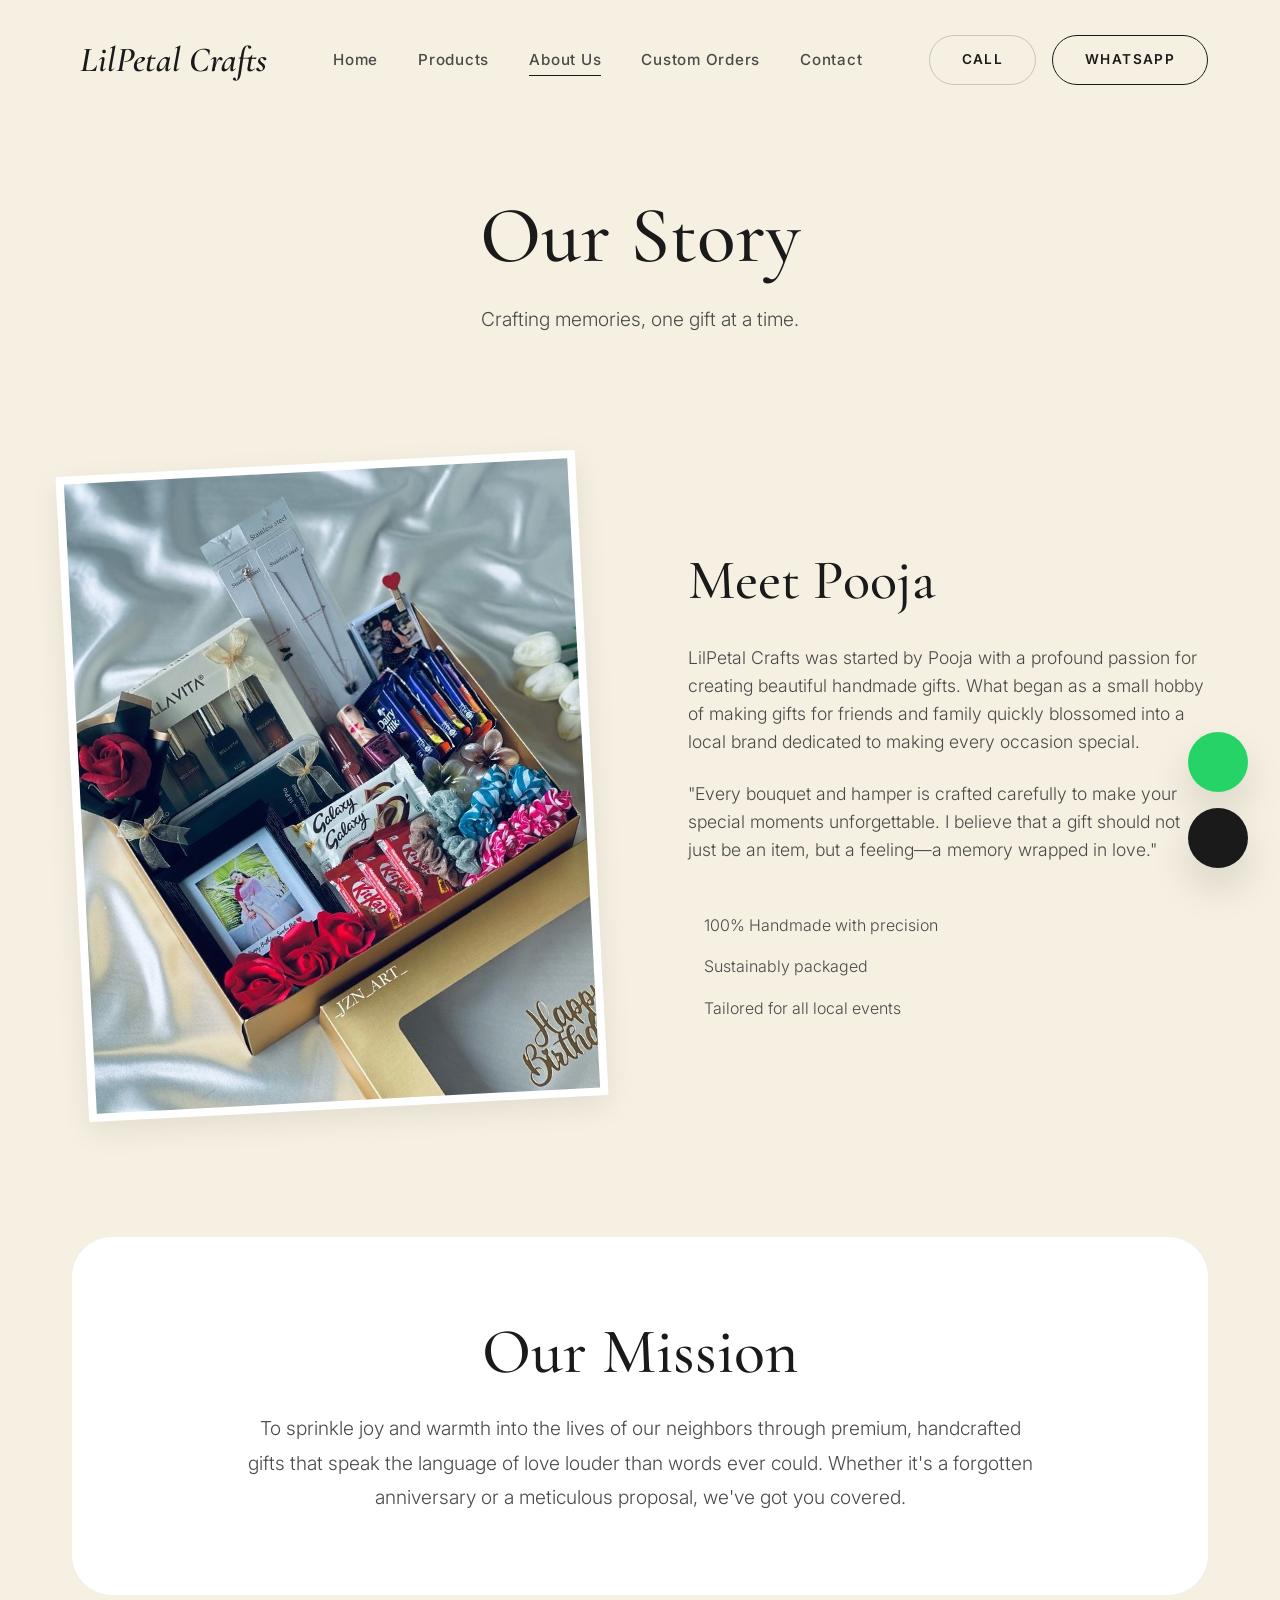
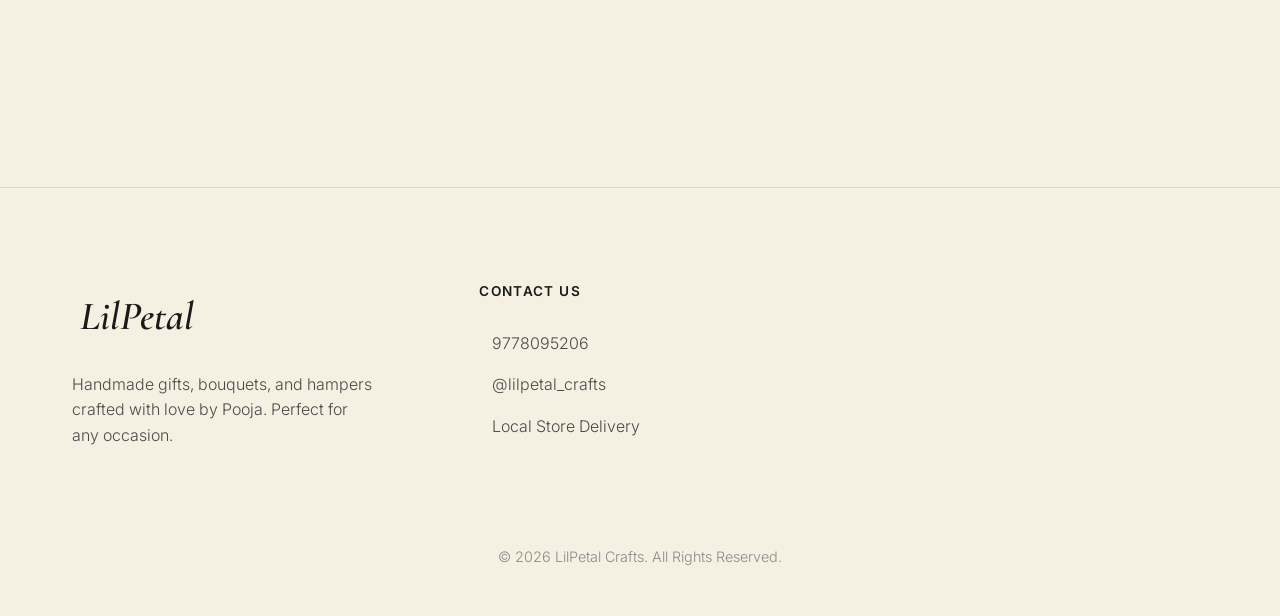
<file: about.html>
<!DOCTYPE html>
<html lang="en">

<head>
  <meta charset="UTF-8">
  <meta name="viewport" content="width=device-width, initial-scale=1.0">
  <title>About Us | LilPetal Crafts</title>
  <meta name="description" content="The story of LilPetal Crafts, started by Pooja to create beautiful handmade gifts.">
  <link rel="stylesheet" href="styles.css">
  <script src="C:\Users\USER\antigrav\lilpetal\assets\images\hand-made-process.jpg"></script>

  <style>
    .about-hero {
      padding: 12rem 0 6rem 0;
    }

    .about-img {
      width: 100%;
    }

    .story-section {
      display: grid;
      grid-template-columns: 1fr;
      gap: 6rem;
      align-items: center;
      margin-bottom: 8rem;
    }

    @media (min-width: 992px) {
      .story-section {
        grid-template-columns: 1fr 1fr;
      }
    }

    .mission-box {
      background: var(--color-surface);
      padding: 5rem 3rem;
      border-radius: 40px;
      text-align: center;
    }
  </style>
</head>

<body>

  <!-- HEADER -->
  <header class="header">
    <div class="container">
      <a href="index.html" class="logo">
        <i data-lucide="flower-2" class="logo-icon"></i> LilPetal Crafts
      </a>
      <nav class="nav">
        <a href="index.html" class="nav-link">Home</a>
        <a href="products.html" class="nav-link">Products</a>
        <a href="about.html" class="nav-link active">About Us</a>
        <a href="custom-orders.html" class="nav-link">Custom Orders</a>
        <a href="contact.html" class="nav-link">Contact</a>
      </nav>
      <div class="header-actions">
        <a href="tel:9778095206" class="btn btn-outline">Call</a>
        <a href="https://wa.me/9778095206" class="btn btn-primary">WhatsApp</a>
      </div>
      <button class="mobile-toggle" aria-label="Toggle Navigation"><i data-lucide="menu"></i></button>
    </div>
  </header>

  <div class="mobile-nav-overlay">
    <div class="mobile-nav-links">
      <a href="index.html">Home</a>
      <a href="products.html">Products</a>
      <a href="about.html">About Us</a>
      <a href="custom-orders.html">Custom Orders</a>
      <a href="contact.html">Contact</a>
    </div>
  </div>

  <section class="about-hero">
    <div class="container reveal text-center">
      <h1 class="page-title" style="font-size: 5rem; margin-bottom: 1.5rem;">Our Story</h1>
      <p
        style="font-size: 1.2rem; max-width: 600px; margin: 0 auto; color: var(--color-text-medium); font-weight: 300;">
        Crafting memories, one gift at a time.</p>
    </div>
  </section>

  <section class="section-padding" style="padding-top: 2rem;">
    <div class="container">
      <div class="story-section">
        <div class="reveal" style="transform: rotate(-3deg);">
          <div class="polaroid">
            <img src="assets/images/hand-made-process.jpg"
              alt="Handmade process" class="about-img">
          </div>
        </div>
        <div class="reveal delay-1">
          <h2 class="section-title" style="margin-bottom: 2rem; font-size: 3.5rem;">Meet Pooja</h2>
          <p style="font-size: 1.1rem; margin-bottom: 1.5rem; font-weight: 300;">LilPetal Crafts was started by Pooja
            with a profound passion for creating beautiful handmade gifts. What began as a small hobby of making gifts
            for friends and family quickly blossomed into a local brand dedicated to making every occasion special.</p>
          <p style="font-size: 1.1rem; margin-bottom: 3rem; font-weight: 300;">"Every bouquet and hamper is crafted
            carefully to make your special moments unforgettable. I believe that a gift should not just be an item, but
            a feeling—a memory wrapped in love."</p>

          <ul style="display: flex; flex-direction: column; gap: 1rem; font-weight: 300;">
            <li style="display: flex; gap: 1rem;"><i data-lucide="check-circle" size="20"></i> 100% Handmade with
              precision</li>
            <li style="display: flex; gap: 1rem;"><i data-lucide="check-circle" size="20"></i> Sustainably packaged</li>
            <li style="display: flex; gap: 1rem;"><i data-lucide="check-circle" size="20"></i> Tailored for all local
              events</li>
          </ul>
        </div>
      </div>

      <div class="mission-box reveal">
        <i data-lucide="heart" size="40" style="margin-bottom: 2rem; color: var(--color-text-dark);"></i>
        <h2 class="section-title" style="font-size: 4rem; margin-bottom: 1.5rem;">Our Mission</h2>
        <p style="font-size: 1.2rem; max-width: 800px; margin: 0 auto; font-weight: 300; line-height: 1.8;">To sprinkle
          joy and warmth into the lives of our neighbors through premium, handcrafted gifts that speak the language of
          love louder than words ever could. Whether it's a forgotten anniversary or a meticulous proposal, we've got
          you covered.</p>
      </div>
    </div>
  </section>

  <!-- FOOTER -->
  <footer class="footer">
    <div class="container">
      <div class="footer-grid">
        <div class="footer-brand">
          <a href="#" class="logo"><i data-lucide="flower-2"></i> LilPetal</a>
          <p class="footer-desc">Handmade gifts, bouquets, and hampers crafted with love by Pooja. Perfect for any
            occasion.</p>
        </div>
        <div>
          <h4 class="footer-title">Contact Us</h4>
          <div class="footer-contact">
            <p><i data-lucide="phone" size="18"></i> 9778095206</p>
            <p><i data-lucide="instagram" size="18"></i> @lilpetal_crafts</p>
            <p><i data-lucide="map-pin" size="18"></i> Local Store Delivery</p>
          </div>
        </div>
      </div>
      <div class="footer-bottom">
        <p>&copy; 2026 LilPetal Crafts. All Rights Reserved.</p>
      </div>
    </div>
  </footer>

  <div class="floating-ctas">
    <a href="https://wa.me/9778095206" class="float-btn float-whatsapp"><i data-lucide="message-circle"
        fill="currentColor"></i></a>
    <a href="tel:9778095206" class="float-btn float-call"><i data-lucide="phone" fill="currentColor"></i></a>
  </div>
  <script src="main.js"></script>
</body>

</html>
</file>
<file: styles.css>
@import url('https://fonts.googleapis.com/css2?family=Cormorant+Garamond:ital,wght@0,400;0,500;0,600;0,700;1,400;1,500&family=Inter:wght@300;400;500;600&display=swap');

:root {
  /* Color Palette - Tidescape Aesthetic + PRD Colors */
  --color-primary: #F4B8C8;       /* Soft Pink */
  --color-primary-light: #FDF1F4; /* Lighter Pink */
  --color-secondary: #A4B494;     /* Sage Green */
  --color-secondary-light: #EBF0E6;
  --color-accent: #D4AF37;        /* Light Gold */
  
  --color-background: #F5F0E1;    /* Tidescape Cream/Off-white */
  --color-surface: #FFFFFF;
  
  --color-text-dark: #1A1A1A;     /* Charcoal Black */
  --color-text-medium: #4A4A4A;
  --color-text-light: #8A8A8A;

  /* Typography */
  --font-heading: 'Cormorant Garamond', serif;
  --font-body: 'Inter', sans-serif;

  /* Spacing */
  --space-xs: 0.5rem;
  --space-sm: 1rem;
  --space-md: 2rem;
  --space-lg: 6rem;
  --space-xl: 8rem;
  --space-xxl: 12rem;

  /* Layout */
  --container-width: 1200px;
  --border-radius-sm: 8px;
  --border-radius-md: 16px;
  --border-radius-lg: 24px;
  --border-radius-full: 50px; /* Pill shape */

  /* Transitions & Shadows */
  --transition-fast: 0.2s ease;
  --transition-normal: 0.4s cubic-bezier(0.25, 1, 0.5, 1);
  --transition-slow: 0.8s cubic-bezier(0.25, 1, 0.5, 1);
  --shadow-sm: 0 4px 6px rgba(0,0,0,0.02);
  --shadow-md: 0 10px 30px rgba(0,0,0,0.08);
  --shadow-lg: 0 20px 40px rgba(0,0,0,0.12);
}

/* ==========================================
   RESET & BASE
   ========================================== */
*, *::before, *::after {
  box-sizing: border-box;
  margin: 0;
  padding: 0;
}

html {
  scroll-behavior: smooth;
  font-size: 16px;
}

body {
  font-family: var(--font-body);
  color: var(--color-text-medium);
  background-color: var(--color-background);
  line-height: 1.6;
  overflow-x: hidden;
  -webkit-font-smoothing: antialiased;
}

h1, h2, h3, h4, h5, h6 {
  font-family: var(--font-heading);
  color: var(--color-text-dark);
  font-weight: 500;
  line-height: 1.1;
}

a {
  text-decoration: none;
  color: inherit;
  transition: all var(--transition-fast);
}

img {
  max-width: 100%;
  height: auto;
  display: block;
}

ul {
  list-style: none;
}

/* ==========================================
   UTILITIES
   ========================================== */
.container {
  width: 100%;
  max-width: var(--container-width);
  margin: 0 auto;
  padding: 0 var(--space-sm);
}

@media (min-width: 768px) {
  .container { padding: 0 var(--space-md); }
}

.text-center { text-align: center; }

.section-padding {
  padding: var(--space-xl) 0;
}
@media (min-width: 768px) {
  .section-padding { padding: var(--space-xxl) 0; }
}

/* Tidescape Reveal Animations (Slide up 30px & Fade) */
.reveal {
  opacity: 0;
  transform: translateY(30px);
  transition: all var(--transition-slow);
}
.reveal.active {
  opacity: 1;
  transform: translateY(0);
}
.reveal-delay-1 { transition-delay: 0.1s; }
.reveal-delay-2 { transition-delay: 0.2s; }
.reveal-delay-3 { transition-delay: 0.3s; }
.reveal-delay-4 { transition-delay: 0.4s; }

/* Polaroid Image Style */
.polaroid {
  background: #FFF;
  border: 8px solid #FFFFFF;
  box-shadow: var(--shadow-md);
  transition: transform var(--transition-normal);
  border-radius: 2px;
}
.polaroid img {
  width: 100%;
  height: 100%;
  object-fit: cover;
}
.polaroid:hover {
  transform: scale(1.03) rotate(0deg) !important;
  z-index: 10;
}

/* ==========================================
   BUTTONS (Tidescape Pill Style)
   ========================================== */
.btn {
  display: inline-flex;
  align-items: center;
  justify-content: center;
  gap: 0.5rem;
  padding: 0.8rem 2rem;
  font-family: var(--font-body);
  font-size: 0.85rem;
  font-weight: 600;
  text-transform: uppercase;
  letter-spacing: 0.1em;
  border-radius: var(--border-radius-full);
  cursor: pointer;
  transition: all var(--transition-fast);
  text-align: center;
}

.btn-primary {
  background-color: transparent;
  color: var(--color-text-dark);
  border: 1px solid var(--color-text-dark);
}
.btn-primary:hover {
  background-color: var(--color-text-dark);
  color: var(--color-surface);
}

.btn-outline {
  background-color: transparent;
  color: var(--color-text-dark);
  border: 1px solid rgba(26, 26, 26, 0.2);
}
.btn-outline:hover {
  border-color: var(--color-text-dark);
}

.btn-accent {
  background-color: var(--color-text-dark);
  color: var(--color-surface);
  border: 1px solid var(--color-text-dark);
}
.btn-accent:hover {
  background-color: transparent;
  color: var(--color-text-dark);
}

/* ==========================================
   HEADER & NAVIGATION
   ========================================== */
.header {
  position: fixed;
  top: 0; left: 0; width: 100%;
  z-index: 100;
  padding: 2rem 0;
  transition: all var(--transition-normal);
  background: transparent;
}

.header.scrolled {
  padding: 1rem 0;
  background: rgba(245, 240, 225, 0.95); /* Cream background with blur */
  backdrop-filter: blur(10px);
  box-shadow: var(--shadow-sm);
}

.header .container {
  display: flex;
  align-items: center;
  justify-content: space-between;
}

.logo {
  font-family: var(--font-heading);
  font-size: 2.2rem;
  font-weight: 600;
  color: var(--color-text-dark);
  display: flex;
  align-items: center;
  gap: 0.5rem;
  font-style: italic;
}
.logo-icon {
  color: var(--color-primary);
}

.nav {
  display: none;
}
@media (min-width: 992px) {
  .nav {
    display: flex;
    align-items: center;
    gap: 2.5rem;
  }
}

.nav-link {
  font-weight: 500;
  color: var(--color-text-medium);
  font-size: 0.95rem;
  position: relative;
  letter-spacing: 0.05em;
}
.nav-link::after {
  content: '';
  position: absolute;
  bottom: -4px; left: 0; width: 0; height: 1px;
  background-color: var(--color-text-dark);
  transition: width var(--transition-fast);
}
.nav-link:hover {
  color: var(--color-text-dark);
}
.nav-link:hover::after, .nav-link.active::after {
  width: 100%;
}

.header-actions {
  display: none;
}
@media (min-width: 992px) {
  .header-actions {
    display: flex;
    align-items: center;
    gap: 1rem;
  }
}

/* Mobile Menu Toggle */
.mobile-toggle {
  display: block;
  background: none;
  border: none;
  font-size: 1.5rem;
  color: var(--color-text-dark);
  cursor: pointer;
}
@media (min-width: 992px) {
  .mobile-toggle { display: none; }
}

/* Mobile Nav Overlay */
.mobile-nav-overlay {
  position: fixed;
  top: 0; left: 0; width: 100%; height: 100vh;
  background: var(--color-background);
  z-index: 99;
  display: flex;
  flex-direction: column;
  align-items: center;
  justify-content: center;
  opacity: 0;
  pointer-events: none;
  transition: opacity var(--transition-normal);
}
.mobile-nav-overlay.active {
  opacity: 1;
  pointer-events: all;
}
.mobile-nav-links {
  display: flex;
  flex-direction: column;
  gap: 2rem;
  text-align: center;
  font-size: 1.8rem;
  font-family: var(--font-heading);
  font-style: italic;
}
.mobile-nav-actions {
  margin-top: 3rem;
  display: flex;
  flex-direction: column;
  gap: 1rem;
}

/* ==========================================
   HERO SECTION (Tidescape Scrapebook Style)
   ========================================== */
.hero {
  min-height: 100vh;
  display: flex;
  flex-direction: column;
  align-items: center;
  justify-content: center;
  padding-top: 8rem;
  padding-bottom: 4rem;
  position: relative;
  text-align: center;
}

.hero-title {
  font-size: 4rem;
  margin-bottom: 1.5rem;
  color: var(--color-text-dark);
  max-width: 900px;
  z-index: 2;
  position: relative;
  line-height: 1.1;
}
.hero-title i {
  font-style: italic;
  font-weight: 400;
  color: var(--color-text-medium);
}
@media (min-width: 768px) {
  .hero-title { font-size: 6rem; }
}

.hero-subtitle {
  font-size: 1.15rem;
  margin-bottom: 3rem;
  color: var(--color-text-medium);
  max-width: 500px;
  z-index: 2;
  position: relative;
  font-weight: 300;
}
.hero-btns {
  display: flex;
  flex-wrap: wrap;
  justify-content: center;
  gap: 1rem;
  z-index: 2;
  position: relative;
}

/* Floating Images in Hero */
.hero-gallery {
  position: relative;
  width: 100%;
  height: 400px;
  margin-top: 4rem;
  pointer-events: none; /* Let clicks pass through to background if needed */
}
.hero-gallery .polaroid {
  position: absolute;
  pointer-events: auto;
}
.hg-1 {
  width: 280px; height: 350px;
  left: 5%; top: 0;
  transform: rotate(-6deg);
}
.hg-2 {
  width: 320px; height: 400px;
  left: 50%; top: -50px;
  transform: translateX(-50%) rotate(2deg);
  z-index: 2;
}
.hg-3 {
  width: 250px; height: 300px;
  right: 10%; top: 50px;
  transform: rotate(8deg);
}

@media (max-width: 768px) {
  .hero-gallery {
    height: auto;
    display: flex;
    flex-direction: column;
    align-items: center;
    gap: 2rem;
    margin-top: 3rem;
  }
  .hero-gallery .polaroid {
    position: relative;
    left: auto !important; right: auto !important; top: auto !important;
    transform: none !important;
    width: 90%; height: auto;
  }
}

/* ==========================================
   FEATURES (Why Choose Us)
   ========================================== */
.features-section {
  background-color: var(--color-surface);
  border-radius: 40px;
  margin: 0 1rem;
  padding: var(--space-xl) 2rem;
}

.section-header {
  text-align: center;
  max-width: 700px;
  margin: 0 auto 5rem auto;
}
.section-subtitle {
  font-family: var(--font-body);
  color: var(--color-text-light);
  font-weight: 500;
  letter-spacing: 0.1em;
  text-transform: uppercase;
  font-size: 0.8rem;
  margin-bottom: 1rem;
  display: block;
}
.section-title {
  font-size: 3.5rem;
  color: var(--color-text-dark);
}

.features-grid {
  display: grid;
  grid-template-columns: 1fr;
  gap: 4rem;
}
@media (min-width: 768px) {
  .features-grid { grid-template-columns: repeat(3, 1fr); }
}

.feature-card {
  text-align: center;
  padding: 0 1rem;
}
.feature-icon {
  margin: 0 auto 2rem auto;
  color: var(--color-text-dark);
  display: flex; align-items: center; justify-content: center;
}
.feature-icon svg {
  width: 48px; height: 48px;
  stroke-width: 1;
}
.feature-title {
  font-family: var(--font-heading);
  font-size: 2rem;
  margin-bottom: 1rem;
}
.feature-desc {
  font-size: 1rem;
  color: var(--color-text-medium);
  font-weight: 300;
}

/* ==========================================
   CATEGORIES SECTION
   ========================================== */
.categories-grid {
  display: grid;
  grid-template-columns: 1fr;
  gap: 4rem 2rem;
}
@media (min-width: 600px) {
  .categories-grid { grid-template-columns: repeat(2, 1fr); }
}
@media (min-width: 992px) {
  .categories-grid { grid-template-columns: repeat(4, 1fr); }
}

.category-card {
  display: flex;
  flex-direction: column;
  align-items: center;
  text-align: center;
  cursor: pointer;
}
.category-img-container {
  width: 100%;
  aspect-ratio: 3/4;
  margin-bottom: 1.5rem;
}
.category-card:nth-child(odd) .polaroid { transform: rotate(-2deg); }
.category-card:nth-child(even) .polaroid { transform: rotate(3deg); }

.category-title {
  font-size: 2.2rem;
  margin-bottom: 0.5rem;
}
.category-link {
  font-family: var(--font-body);
  font-size: 0.85rem;
  text-transform: uppercase;
  letter-spacing: 0.1em;
  font-weight: 500;
  color: var(--color-text-medium);
  border-bottom: 1px solid currentColor;
  padding-bottom: 2px;
}
.category-card:hover .category-link {
  color: var(--color-text-dark);
}

/* ==========================================
   FEATURED PRODUCTS (Gallery Cards)
   ========================================== */
.products-section {
  background-color: var(--color-surface);
  border-radius: 40px;
  margin: 0 1rem;
  padding: var(--space-xl) 2rem;
}

.products-grid {
  display: grid;
  grid-template-columns: 1fr;
  gap: 3rem;
}
@media (min-width: 600px) {
  .products-grid { grid-template-columns: repeat(2, 1fr); gap: 4rem 2rem;}
}
@media (min-width: 992px) {
  .products-grid { grid-template-columns: repeat(4, 1fr); gap: 4rem 2rem;}
}

.product-card {
  display: flex;
  flex-direction: column;
}
.product-img-wrapper {
  aspect-ratio: 4/5;
  margin-bottom: 1.5rem;
}
.product-card:nth-child(1) .polaroid { transform: rotate(1deg); }
.product-card:nth-child(2) .polaroid { transform: rotate(-2deg); }
.product-card:nth-child(3) .polaroid { transform: rotate(3deg); }
.product-card:nth-child(4) .polaroid { transform: rotate(-1deg); }

.product-info {
  text-align: center;
  flex-grow: 1;
  display: flex;
  flex-direction: column;
  align-items: center;
}
.product-title {
  font-size: 1.8rem;
  margin-bottom: 1rem;
}
.product-actions {
  margin-top: auto;
}

/* ==========================================
   TESTIMONIALS
   ========================================== */
.testimonials-section {
  position: relative;
  overflow: hidden;
}

.testimonial-grid {
  display: grid;
  grid-template-columns: 1fr;
  gap: 3rem;
}
@media (min-width: 768px) {
  .testimonial-grid { grid-template-columns: repeat(3, 1fr); }
}

.testimonial-card {
  background: var(--color-surface);
  padding: 3rem 2.5rem;
  border-radius: var(--border-radius-lg);
  box-shadow: var(--shadow-sm);
  text-align: center;
  border: 1px solid rgba(0,0,0,0.05);
}
.quote-icon {
  font-family: var(--font-heading);
  font-size: 4rem;
  color: var(--color-primary);
  line-height: 0.5;
  margin-bottom: 1rem;
  font-style: italic;
}
.testimonial-text {
  font-size: 1.1rem;
  margin-bottom: 2rem;
  font-family: var(--font-heading);
  font-style: italic;
  font-size: 1.4rem;
  color: var(--color-text-dark);
}
.testimonial-author {
  font-family: var(--font-body);
  font-weight: 600;
  text-transform: uppercase;
  letter-spacing: 0.1em;
  font-size: 0.85rem;
}
.testimonial-role {
  font-size: 0.85rem;
  color: var(--color-text-light);
  margin-top: 0.2rem;
}

/* ==========================================
   CTA SECTION
   ========================================== */
.cta-section {
  background: var(--color-surface);
  border-radius: 40px;
  margin: 0 1rem 4rem 1rem;
  padding: var(--space-xl) 2rem;
  text-align: center;
}

.cta-title {
  font-size: 4.5rem;
  margin-bottom: 1rem;
}
.cta-subtitle {
  font-size: 1.1rem;
  margin-bottom: 3rem;
  font-weight: 300;
}
.cta-btns {
  display: flex;
  flex-wrap: wrap;
  justify-content: center;
  gap: 1rem;
}

/* ==========================================
   FOOTER
   ========================================== */
.footer {
  padding: 6rem 0 3rem 0;
  border-top: 1px solid rgba(0,0,0,0.1);
}

.footer-grid {
  display: grid;
  grid-template-columns: 1fr;
  gap: 4rem;
  margin-bottom: 4rem;
}
@media (min-width: 768px) {
  .footer-grid { grid-template-columns: 2fr 1fr 1fr 1.5fr; }
}

.footer-brand .logo {
  margin-bottom: 1.5rem;
  font-size: 2.5rem;
}
.footer-desc {
  color: var(--color-text-medium);
  margin-bottom: 2rem;
  max-width: 300px;
  font-weight: 300;
}
.social-links {
  display: flex;
  gap: 1rem;
}
.social-link {
  width: 45px; height: 45px;
  border-radius: 50%;
  border: 1px solid rgba(0,0,0,0.1);
  display: flex; align-items: center; justify-content: center;
  color: var(--color-text-dark);
}
.social-link:hover {
  background: var(--color-text-dark);
  color: var(--color-surface);
}

.footer-title {
  font-family: var(--font-body);
  text-transform: uppercase;
  letter-spacing: 0.1em;
  font-size: 0.85rem;
  font-weight: 600;
  margin-bottom: 2rem;
  color: var(--color-text-dark);
}
.footer-links {
  display: flex;
  flex-direction: column;
  gap: 1rem;
}
.footer-links a {
  color: var(--color-text-medium);
  font-weight: 300;
}
.footer-links a:hover {
  color: var(--color-text-dark);
}

.footer-contact p {
  color: var(--color-text-medium);
  margin-bottom: 1rem;
  display: flex;
  align-items: center;
  gap: 0.8rem;
  font-weight: 300;
}

.footer-bottom {
  text-align: center;
  color: var(--color-text-light);
  font-size: 0.9rem;
  font-weight: 300;
}

/* ==========================================
   FLOATING CTAs
   ========================================== */
.floating-ctas {
  position: fixed;
  bottom: 2rem;
  right: 2rem;
  display: flex;
  flex-direction: column;
  gap: 1rem;
  z-index: 1000;
}

.float-btn {
  width: 60px; height: 60px;
  border-radius: 50%;
  display: flex; align-items: center; justify-content: center;
  color: white;
  font-size: 1.5rem;
  box-shadow: var(--shadow-lg);
  transition: all var(--transition-normal);
}
.float-btn:hover {
  transform: scale(1.1) translateY(-5px);
}
.float-whatsapp { background-color: #25D366; }
.float-call { background-color: var(--color-text-dark); }

@media (max-width: 768px) {
  .floating-ctas { bottom: 1.5rem; right: 1.5rem; }
  .float-btn { width: 50px; height: 50px; font-size: 1.2rem; }
}
</file>
